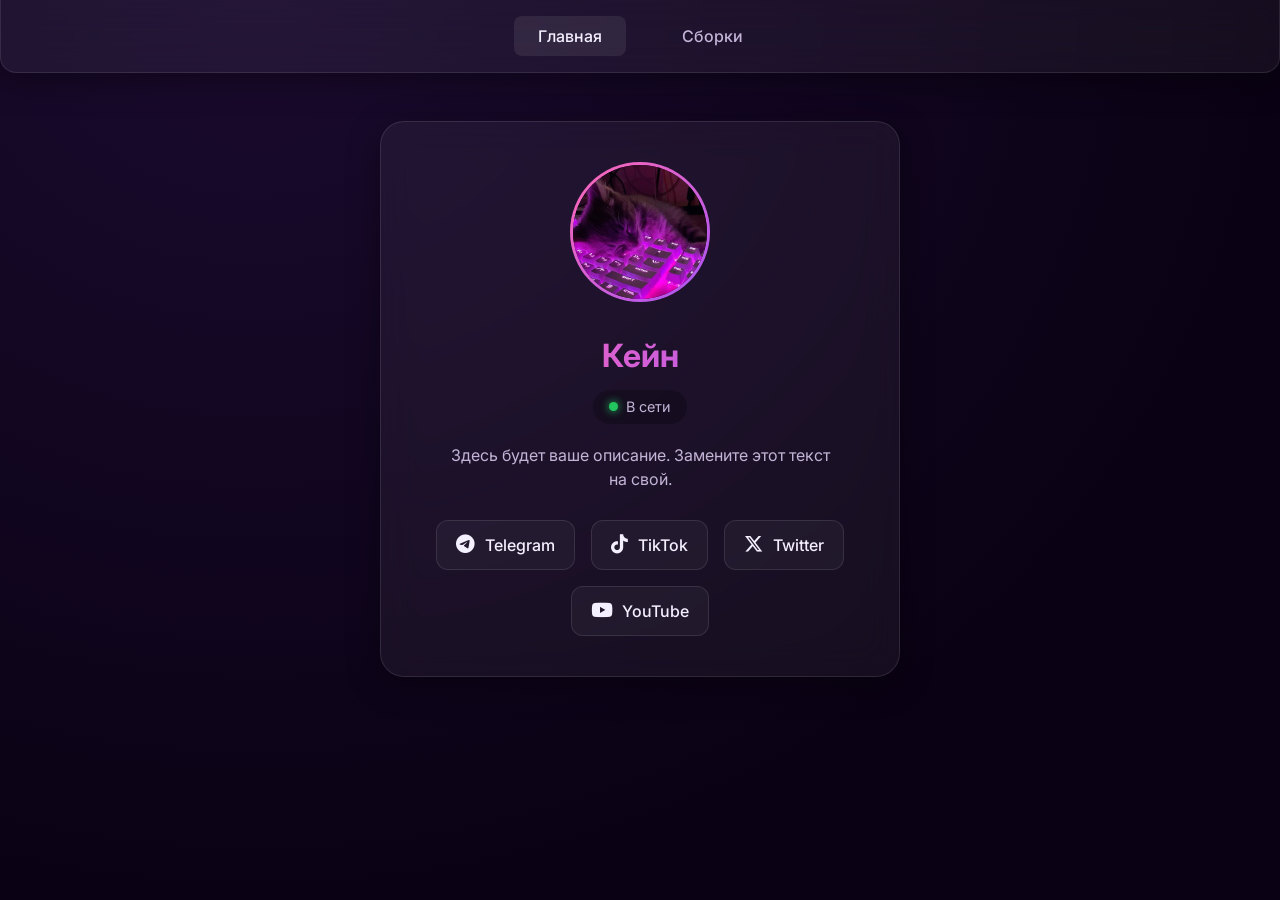
<file: index.html>
<!DOCTYPE html>
<html lang="ru">
<head>
    <meta charset="UTF-8">
    <meta name="viewport" content="width=device-width, initial-scale=1.0">
    <title>Кейн — Главная</title>
    <link rel="stylesheet" href="style.css">
    <link rel="stylesheet" href="https://cdnjs.cloudflare.com/ajax/libs/font-awesome/6.5.0/css/all.min.css">
    <link rel="preconnect" href="https://fonts.googleapis.com">
    <link rel="preconnect" href="https://fonts.gstatic.com" crossorigin>
    <link href="https://fonts.googleapis.com/css2?family=Inter:wght@400;500;600;700&display=swap" rel="stylesheet">
</head>
<body>
    <nav class="navbar glass-panel">
        <a href="index.html" class="nav-link active">Главная</a>
        <a href="builds.html" class="nav-link">Сборки</a>
    </nav>

    <main class="profile-container glass-panel">
        <div class="avatar-wrapper">
            <img src="date/photo.jpg" alt="Аватар" class="avatar">
        </div>

        <h1 class="username">Кейн</h1>

        <div class="status-badge" id="status-badge">
            <span class="status-dot" id="status-dot"></span>
            <span class="status-text" id="status-text">Загрузка...</span>
        </div>

        <p class="description">
            Здесь будет ваше описание. Замените этот текст на свой.
        </p>

        <div class="social-links">
            <a href="https://t.me/NiemandGE" target="_blank" rel="noopener noreferrer" class="social-link telegram">
                <i class="fa-brands fa-telegram"></i>
                <span>Telegram</span>
            </a>
            <a href="https://www.tiktok.com/@NiemandGE" target="_blank" rel="noopener noreferrer" class="social-link tiktok">
                <i class="fa-brands fa-tiktok"></i>
                <span>TikTok</span>
            </a>
            <a href="https://twitter.com/NiemandGE" target="_blank" rel="noopener noreferrer" class="social-link twitter">
                <i class="fa-brands fa-x-twitter"></i>
                <span>Twitter</span>
            </a>
            <a href="https://www.youtube.com/@NiemandGE" target="_blank" rel="noopener noreferrer" class="social-link youtube">
                <i class="fa-brands fa-youtube"></i>
                <span>YouTube</span>
            </a>
        </div>
    </main>

    <script>
        // Telegram не предоставляет открытый API для получения статуса онлайн/офлайн.
        // Значение переменной необходимо изменять вручную.
        const CURRENT_STATUS = 'online'; // 'online' | 'offline'

        const statusDot = document.getElementById('status-dot');
        const statusText = document.getElementById('status-text');

        if (CURRENT_STATUS === 'online') {
            statusDot.className = 'status-dot online';
            statusText.textContent = 'В сети';
        } else {
            statusDot.className = 'status-dot offline';
            statusText.textContent = 'Не в сети';
        }
    </script>

    <script>
    document.addEventListener('DOMContentLoaded', function() {
        document.addEventListener('contextmenu', function(e) {
            e.preventDefault();
            return false;
        });

        document.addEventListener('keydown', function(e) {
            if (
                e.ctrlKey && 
                (e.key === 'c' || e.key === 'C' || 
                 e.key === 'x' || e.key === 'X' || 
                 e.key === 'v' || e.key === 'V' || 
                 e.key === 'u' || e.key === 'U' || 
                 e.key === 's' || e.key === 'S')
            ) {
                e.preventDefault();
                return false;
            }
            if (e.key === 'F12') {
                e.preventDefault();
                return false;
            }
        });

        document.addEventListener('dragstart', function(e) {
            e.preventDefault();
            return false;
        });
    });
</script>
</body>
</html>
</file>
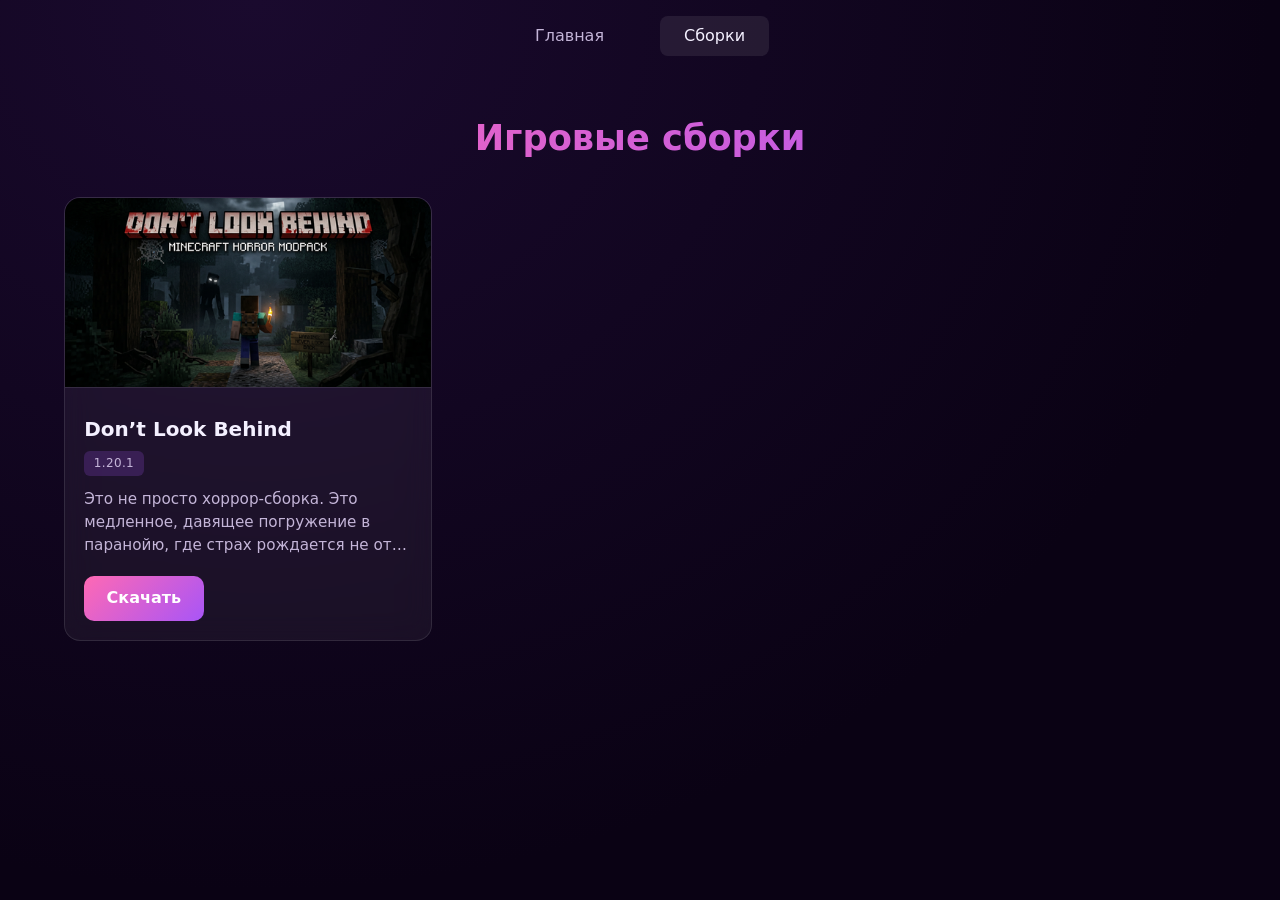
<file: build.html>
<!DOCTYPE html>
<html lang="ru">
<head>
    <meta charset="UTF-8">
    <meta name="viewport" content="width=device-width, initial-scale=1.0">
    <title>Кейн — Сборки</title>
    <link rel="stylesheet" href="style.css">
</head>
<body>
    <nav class="navbar">
        <a href="index.html" class="nav-link">Главная</a>
        <a href="builds.html" class="nav-link active">Сборки</a>
    </nav>

    <main class="builds-container">
        <h1 class="page-title">Игровые сборки</h1>
        <div id="builds-grid" class="builds-grid">
            <!-- Сборки будут добавлены через builds.js -->
        </div>
    </main>

    <script src="builds.js"></script>
</body>
</html>
</file>
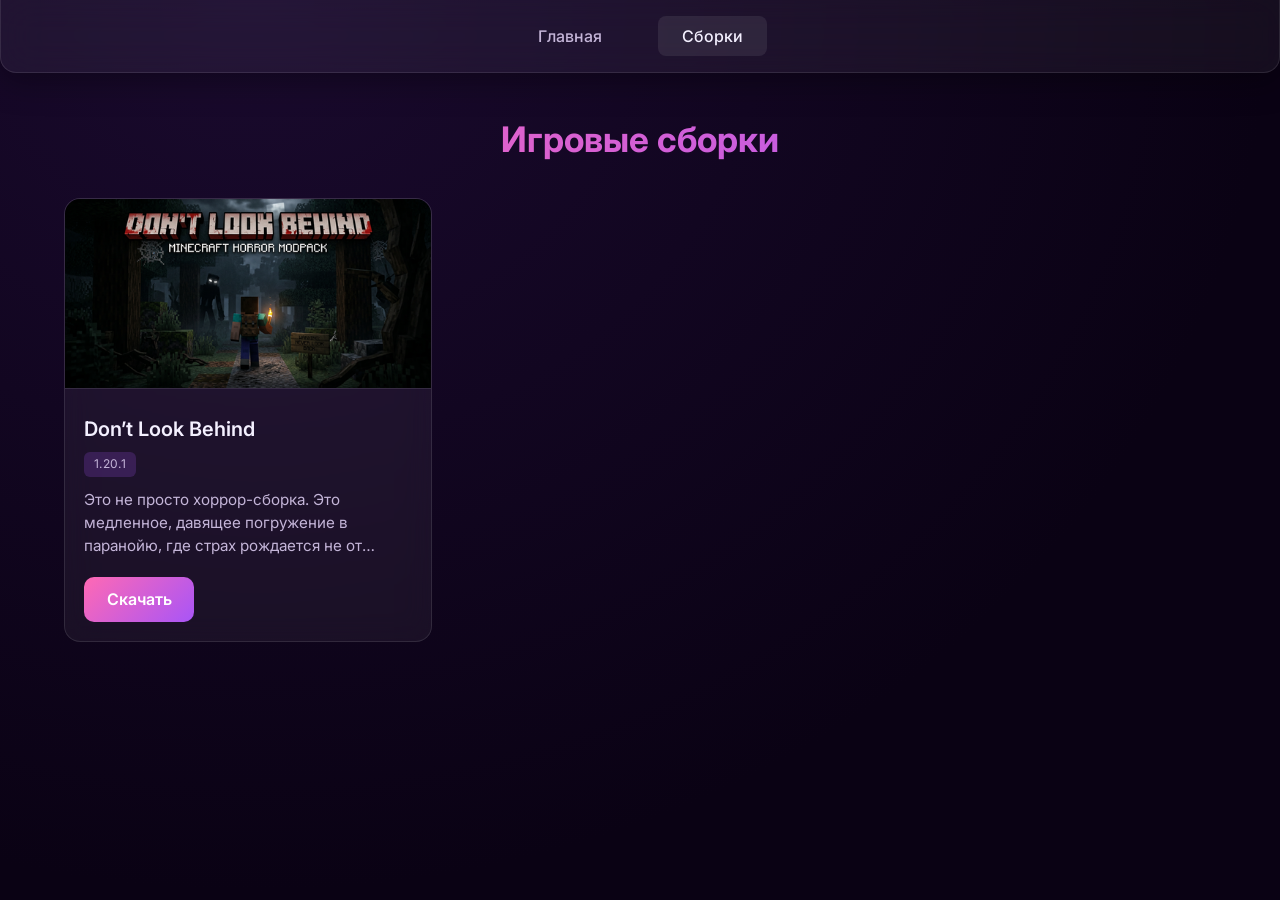
<file: builds.html>
<!DOCTYPE html>
<html lang="ru">
<head>
    <meta charset="UTF-8">
    <meta name="viewport" content="width=device-width, initial-scale=1.0">
    <title>Кейн — Сборки</title>
    <link rel="stylesheet" href="style.css">
    <link rel="stylesheet" href="https://cdnjs.cloudflare.com/ajax/libs/font-awesome/6.5.0/css/all.min.css">
    <link rel="preconnect" href="https://fonts.googleapis.com">
    <link rel="preconnect" href="https://fonts.gstatic.com" crossorigin>
    <link href="https://fonts.googleapis.com/css2?family=Inter:wght@400;500;600;700&display=swap" rel="stylesheet">
</head>
<body>
    <nav class="navbar glass-panel">
        <a href="index.html" class="nav-link">Главная</a>
        <a href="builds.html" class="nav-link active">Сборки</a>
    </nav>

    <main class="builds-container">
        <h1 class="page-title">Игровые сборки</h1>
        <div id="builds-grid" class="builds-grid">
            <!-- Сборки будут добавлены через builds.js -->
        </div>
    </main>

    <script src="builds.js"></script>
</body>
</html>
</file>
<file: style.css>
:root {
    --bg-primary: #0a0214;
    --bg-secondary: #1a0a2e;
    --accent-pink: #ff69b4;
    --accent-purple: #a855f7;
    --glass-bg: rgba(255, 255, 255, 0.05);
    --glass-border: rgba(255, 255, 255, 0.1);
    --text-primary: #f4f0ff;
    --text-secondary: #c4b5d8;
    --transition-base: 0.3s cubic-bezier(0.4, 0, 0.2, 1);
    --shadow-soft: 0 8px 32px rgba(0, 0, 0, 0.35);
}

* {
    margin: 0;
    padding: 0;
    box-sizing: border-box;
}

body {
    font-family: 'Inter', system-ui, -apple-system, sans-serif;
    background: radial-gradient(ellipse at 20% 0%, var(--bg-secondary), var(--bg-primary) 70%);
    color: var(--text-primary);
    min-height: 100vh;
    line-height: 1.5;
}

/* === СТЕКЛЯННЫЕ ПАНЕЛИ (Glassmorphism) === */
.glass-panel {
    background: var(--glass-bg);
    backdrop-filter: blur(18px);
    -webkit-backdrop-filter: blur(18px);
    border: 1px solid var(--glass-border);
    box-shadow: var(--shadow-soft);
}

/* === НАВИГАЦИЯ === */
.navbar {
    position: sticky;
    top: 0;
    z-index: 100;
    display: flex;
    justify-content: center;
    gap: 2rem;
    padding: 1rem 0;
    border-radius: 0 0 16px 16px;
    border-top: none;
}

.nav-link {
    color: var(--text-secondary);
    text-decoration: none;
    font-weight: 500;
    padding: 0.5rem 1.5rem;
    border-radius: 8px;
    transition: var(--transition-base);
}

.nav-link:hover,
.nav-link.active {
    color: var(--text-primary);
    background: rgba(255, 255, 255, 0.08);
}

/* === ГЛАВНАЯ СТРАНИЦА === */
.profile-container {
    max-width: 520px;
    margin: 3rem auto;
    padding: 2.5rem;
    text-align: center;
    border-radius: 24px;
}

.avatar-wrapper {
    margin-bottom: 1.5rem;
}

.avatar {
    width: 140px;
    height: 140px;
    border-radius: 50%;
    object-fit: cover;
    border: 3px solid transparent;
    background-image: linear-gradient(var(--bg-secondary), var(--bg-secondary)), linear-gradient(135deg, var(--accent-pink), var(--accent-purple));
    background-origin: border-box;
    background-clip: content-box, border-box;
    transition: transform var(--transition-base);
}

.avatar:hover {
    transform: scale(1.05);
}

.username {
    font-size: 2rem;
    font-weight: 700;
    margin-bottom: 0.6rem;
    background: linear-gradient(90deg, var(--accent-pink), var(--accent-purple));
    -webkit-background-clip: text;
    -webkit-text-fill-color: transparent;
    background-clip: text;
}

.status-badge {
    display: inline-flex;
    align-items: center;
    gap: 0.5rem;
    padding: 0.4rem 1rem;
    background: rgba(0, 0, 0, 0.25);
    border-radius: 20px;
    margin-bottom: 1.2rem;
    font-size: 0.9rem;
    color: var(--text-secondary);
}

.status-dot {
    width: 9px;
    height: 9px;
    border-radius: 50%;
}

.status-dot.online {
    background: #22c55e;
    box-shadow: 0 0 8px #22c55e;
    animation: pulse 2s infinite;
}

.status-dot.offline {
    background: #6b7280;
}

@keyframes pulse {
    0%, 100% { opacity: 1; }
    50% { opacity: 0.6; }
}

.description {
    font-size: 1rem;
    color: var(--text-secondary);
    margin-bottom: 1.8rem;
    max-width: 400px;
    margin-left: auto;
    margin-right: auto;
}

/* === СОЦСЕТИ (В СТРОКУ) === */
.social-links {
    display: flex;
    flex-wrap: wrap;
    justify-content: center;
    gap: 1rem;
}

.social-link {
    display: inline-flex;
    align-items: center;
    gap: 0.6rem;
    padding: 0.75rem 1.2rem;
    border-radius: 12px;
    text-decoration: none;
    color: var(--text-primary);
    font-weight: 500;
    background: rgba(255, 255, 255, 0.04);
    border: 1px solid var(--glass-border);
    transition: var(--transition-base);
}

.social-link:hover {
    transform: translateY(-3px);
    background: rgba(255, 255, 255, 0.1);
}

.social-link.telegram:hover { border-color: #0088cc; color: #0088cc; }
.social-link.tiktok:hover   { border-color: #ff0050; color: #ff0050; }
.social-link.twitter:hover  { border-color: #1da1f2; color: #1da1f2; }
.social-link.youtube:hover  { border-color: #ff0000; color: #ff0000; }

.social-link i { font-size: 1.2rem; }

/* === СТРАНИЦА СБОРОК === */
.builds-container {
    max-width: 1200px;
    margin: 2.5rem auto;
    padding: 0 1.5rem;
}

.page-title {
    text-align: center;
    font-size: 2.2rem;
    font-weight: 700;
    margin-bottom: 2rem;
    background: linear-gradient(90deg, var(--accent-pink), var(--accent-purple));
    -webkit-background-clip: text;
    -webkit-text-fill-color: transparent;
    background-clip: text;
}

.builds-grid {
    display: grid;
    grid-template-columns: repeat(auto-fill, minmax(300px, 1fr));
    gap: 1.5rem;
}

.build-card {
    background: var(--glass-bg);
    backdrop-filter: blur(14px);
    -webkit-backdrop-filter: blur(14px);
    border: 1px solid var(--glass-border);
    border-radius: 16px;
    overflow: hidden;
    transition: var(--transition-base);
    opacity: 0;
    animation: fadeIn 0.6s forwards;
}

@keyframes fadeIn {
    to { opacity: 1; }
}

.build-card:hover {
    transform: translateY(-6px);
    box-shadow: 0 12px 30px rgba(255, 105, 180, 0.2);
    border-color: rgba(255, 255, 255, 0.2);
}

.build-poster {
    width: 100%;
    height: 190px;
    object-fit: cover;
    border-bottom: 1px solid var(--glass-border);
}

.build-content {
    padding: 1.2rem;
}

.build-name {
    font-size: 1.25rem;
    font-weight: 600;
    margin-bottom: 0.4rem;
    color: var(--text-primary);
}

.build-version {
    display: inline-block;
    font-size: 0.75rem;
    padding: 0.2rem 0.6rem;
    background: rgba(168, 85, 247, 0.2);
    border-radius: 6px;
    color: var(--text-secondary);
    margin-bottom: 0.8rem;
    letter-spacing: 0.03em;
}

.build-description {
    font-size: 0.95rem;
    color: var(--text-secondary);
    margin-bottom: 1.2rem;
    display: -webkit-box;
    -webkit-line-clamp: 3;
    -webkit-box-orient: vertical;
    overflow: hidden;
}

.build-download {
    display: inline-flex;
    align-items: center;
    gap: 0.5rem;
    padding: 0.65rem 1.4rem;
    background: linear-gradient(135deg, var(--accent-pink), var(--accent-purple));
    color: #fff;
    text-decoration: none;
    border-radius: 10px;
    font-weight: 600;
    transition: var(--transition-base);
}

.build-download:hover {
    filter: brightness(1.1);
    transform: scale(1.03);
}

/* === АДАПТИВНОСТЬ === */
@media (max-width: 600px) {
    .profile-container { margin: 1.5rem 1rem; padding: 1.8rem; }
    .avatar { width: 120px; height: 120px; }
    .username { font-size: 1.6rem; }
    .social-links { gap: 0.8rem; }
    .social-link { padding: 0.6rem 1rem; font-size: 0.9rem; }
    .builds-grid { grid-template-columns: 1fr; }
}
</file>
